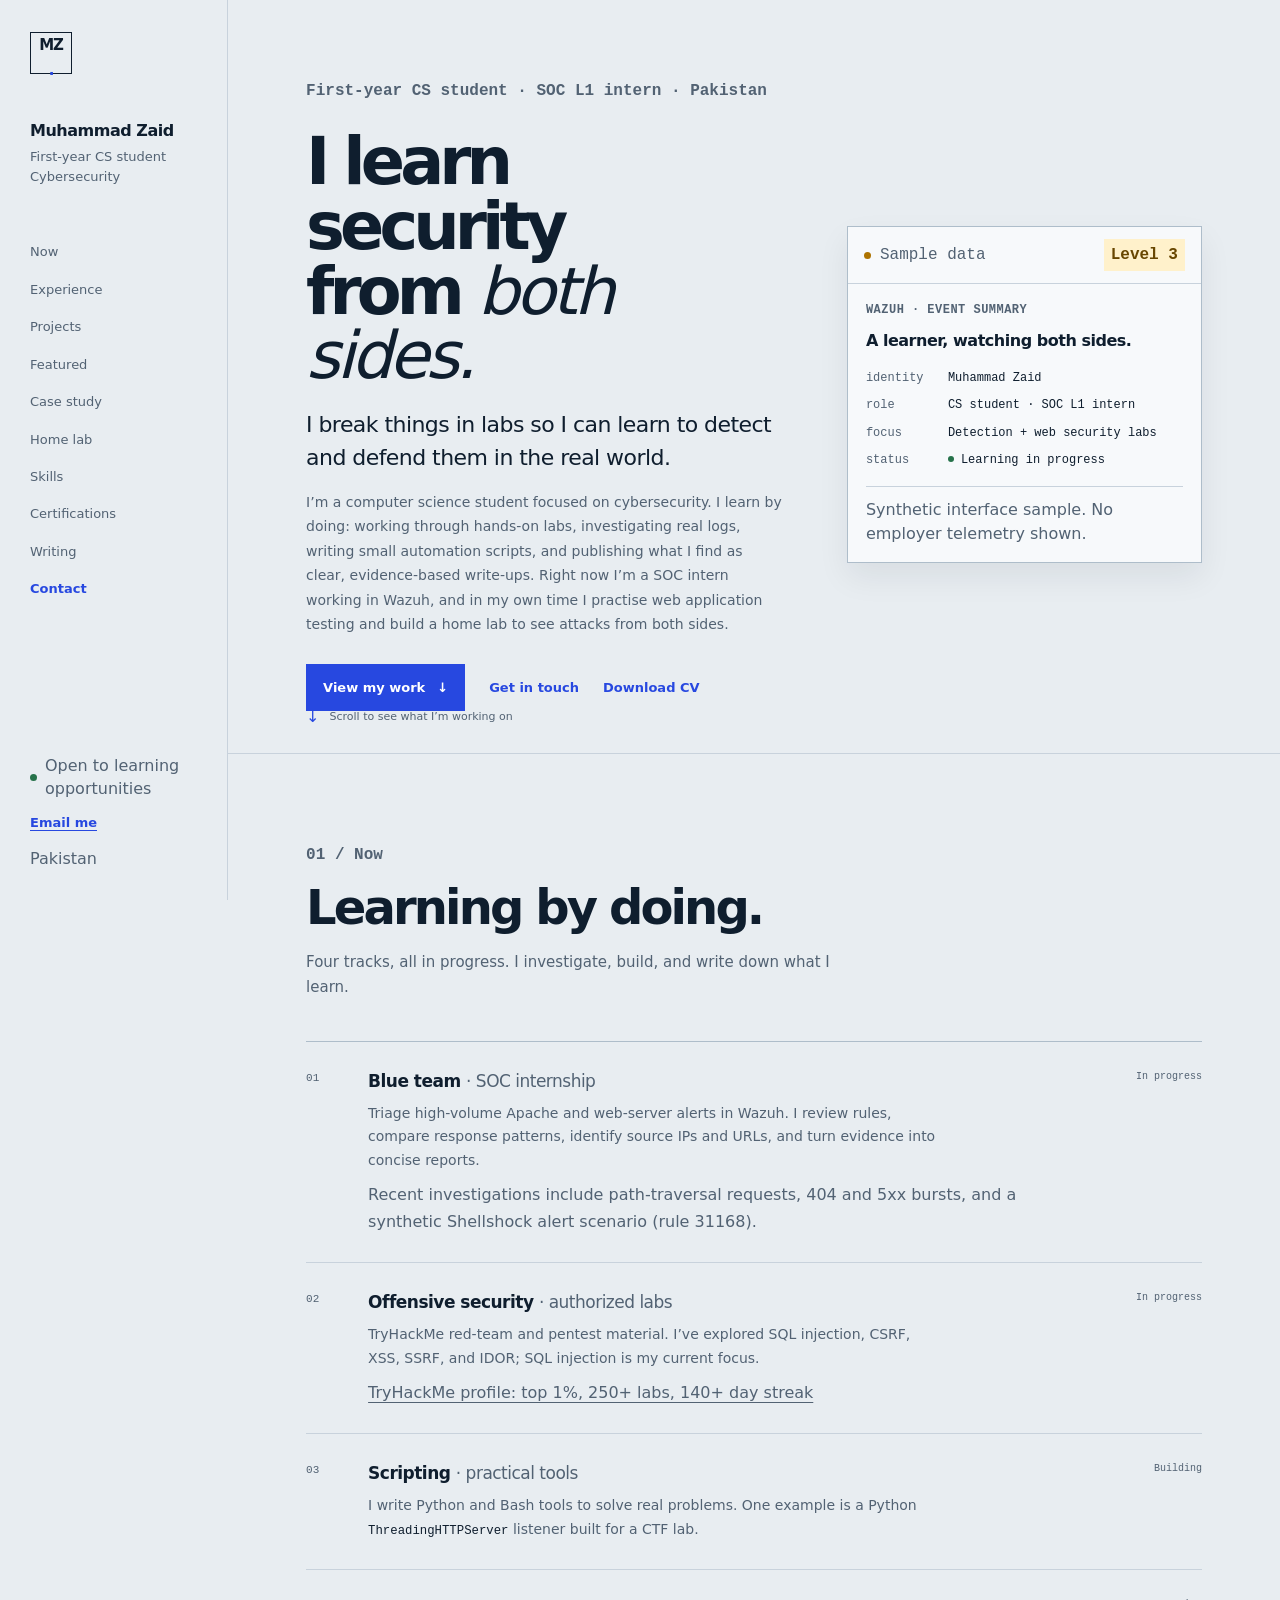
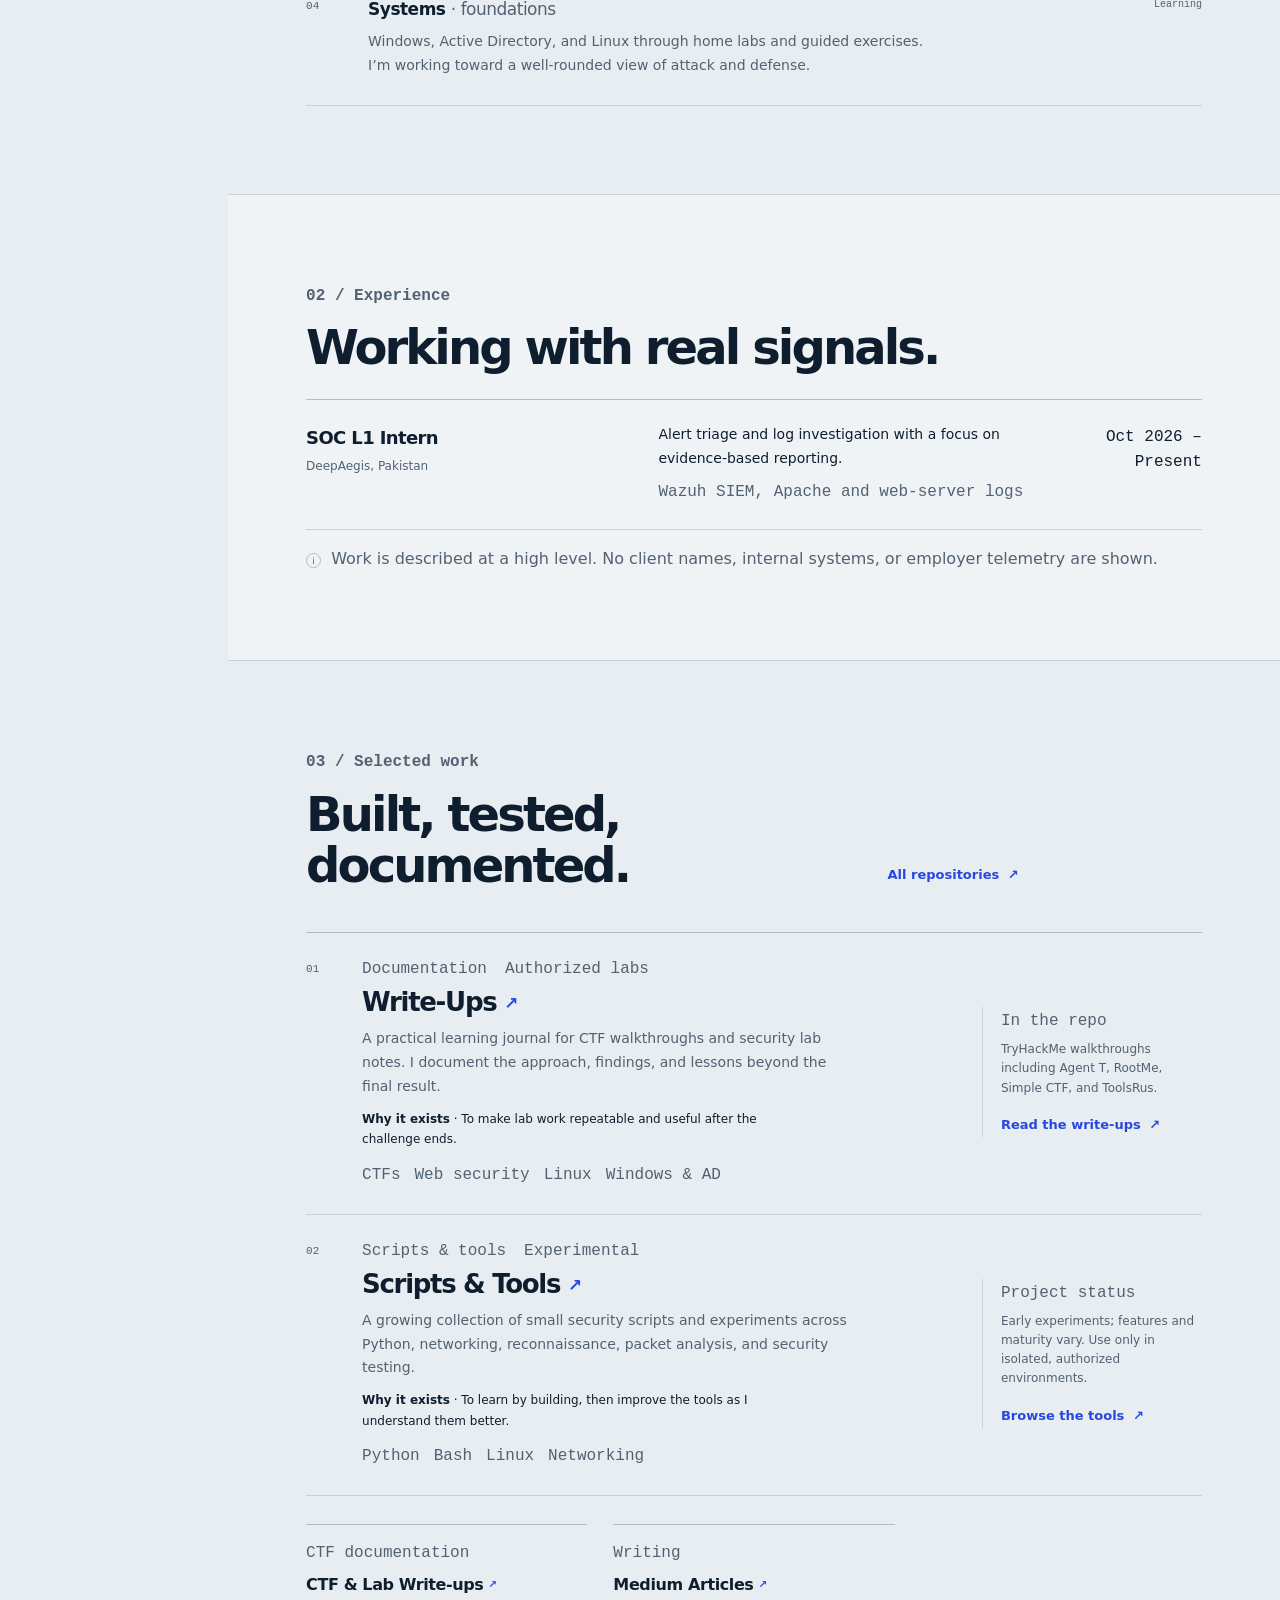
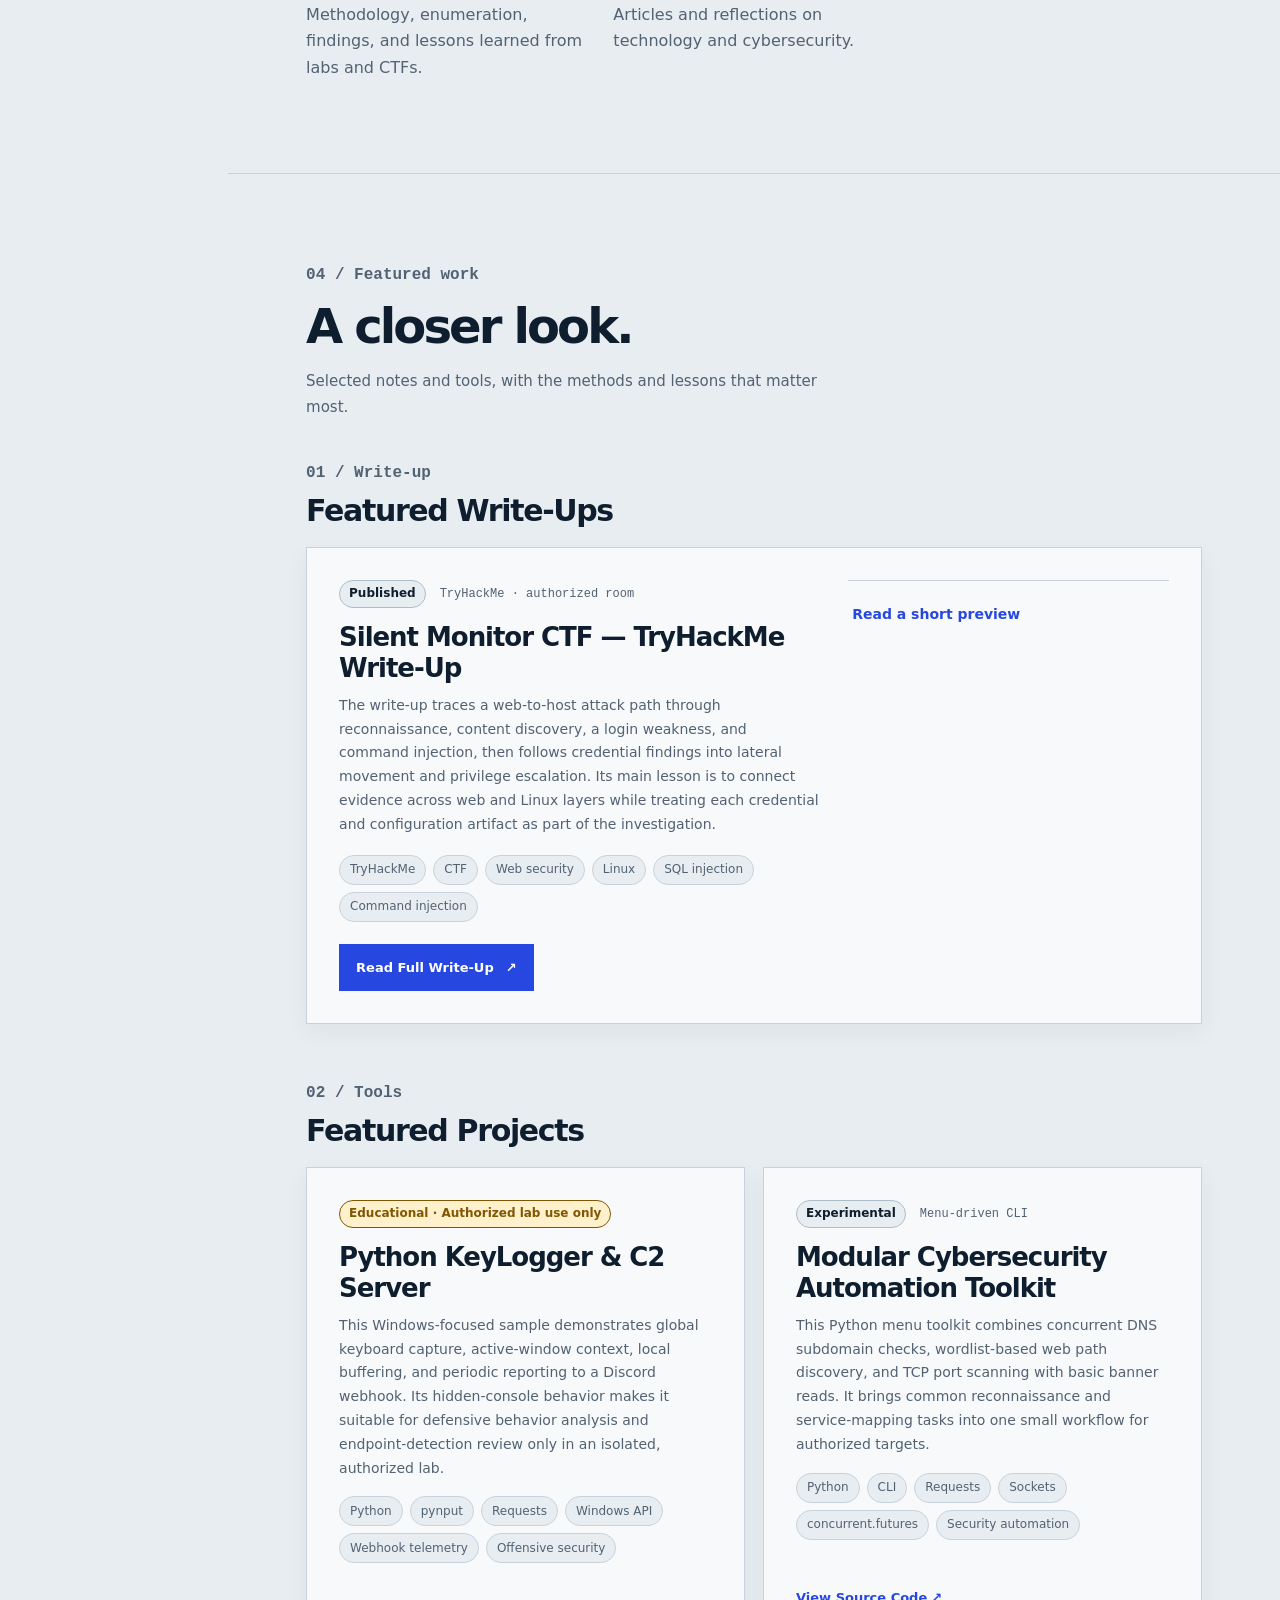
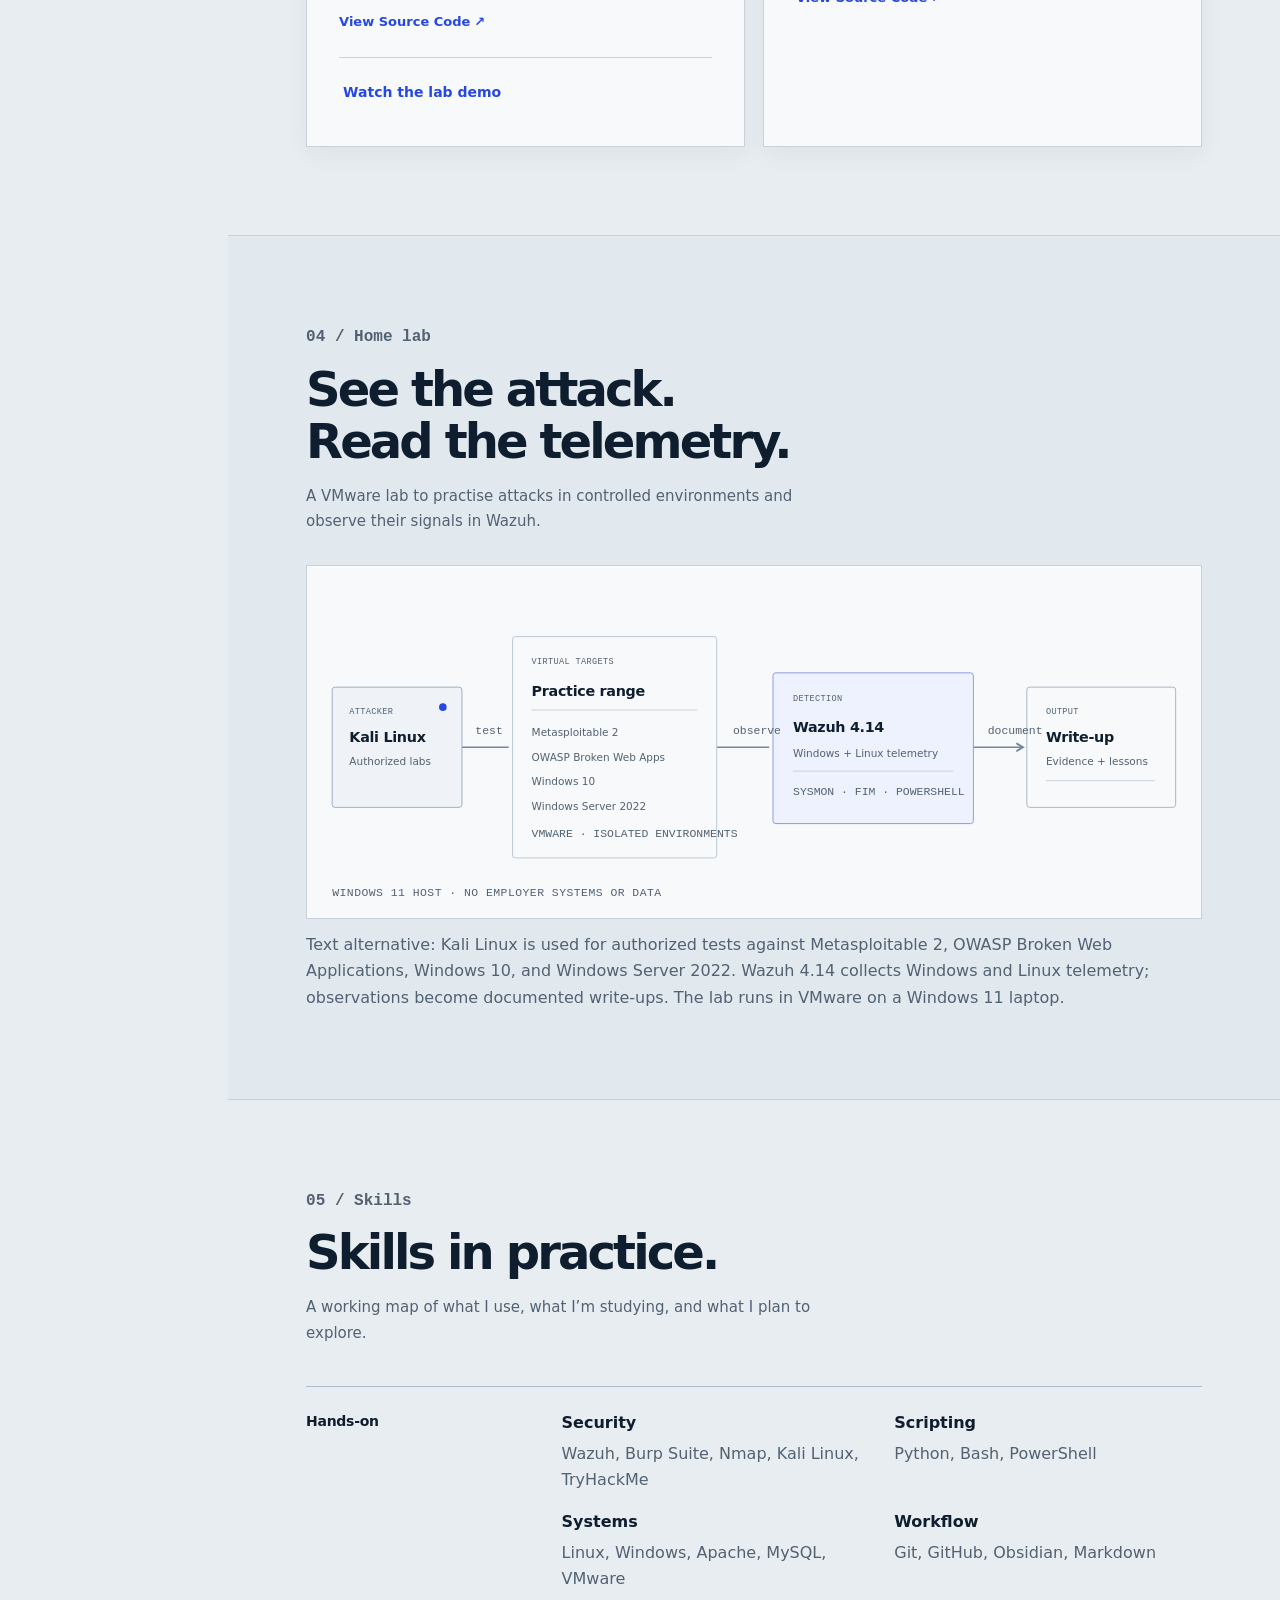
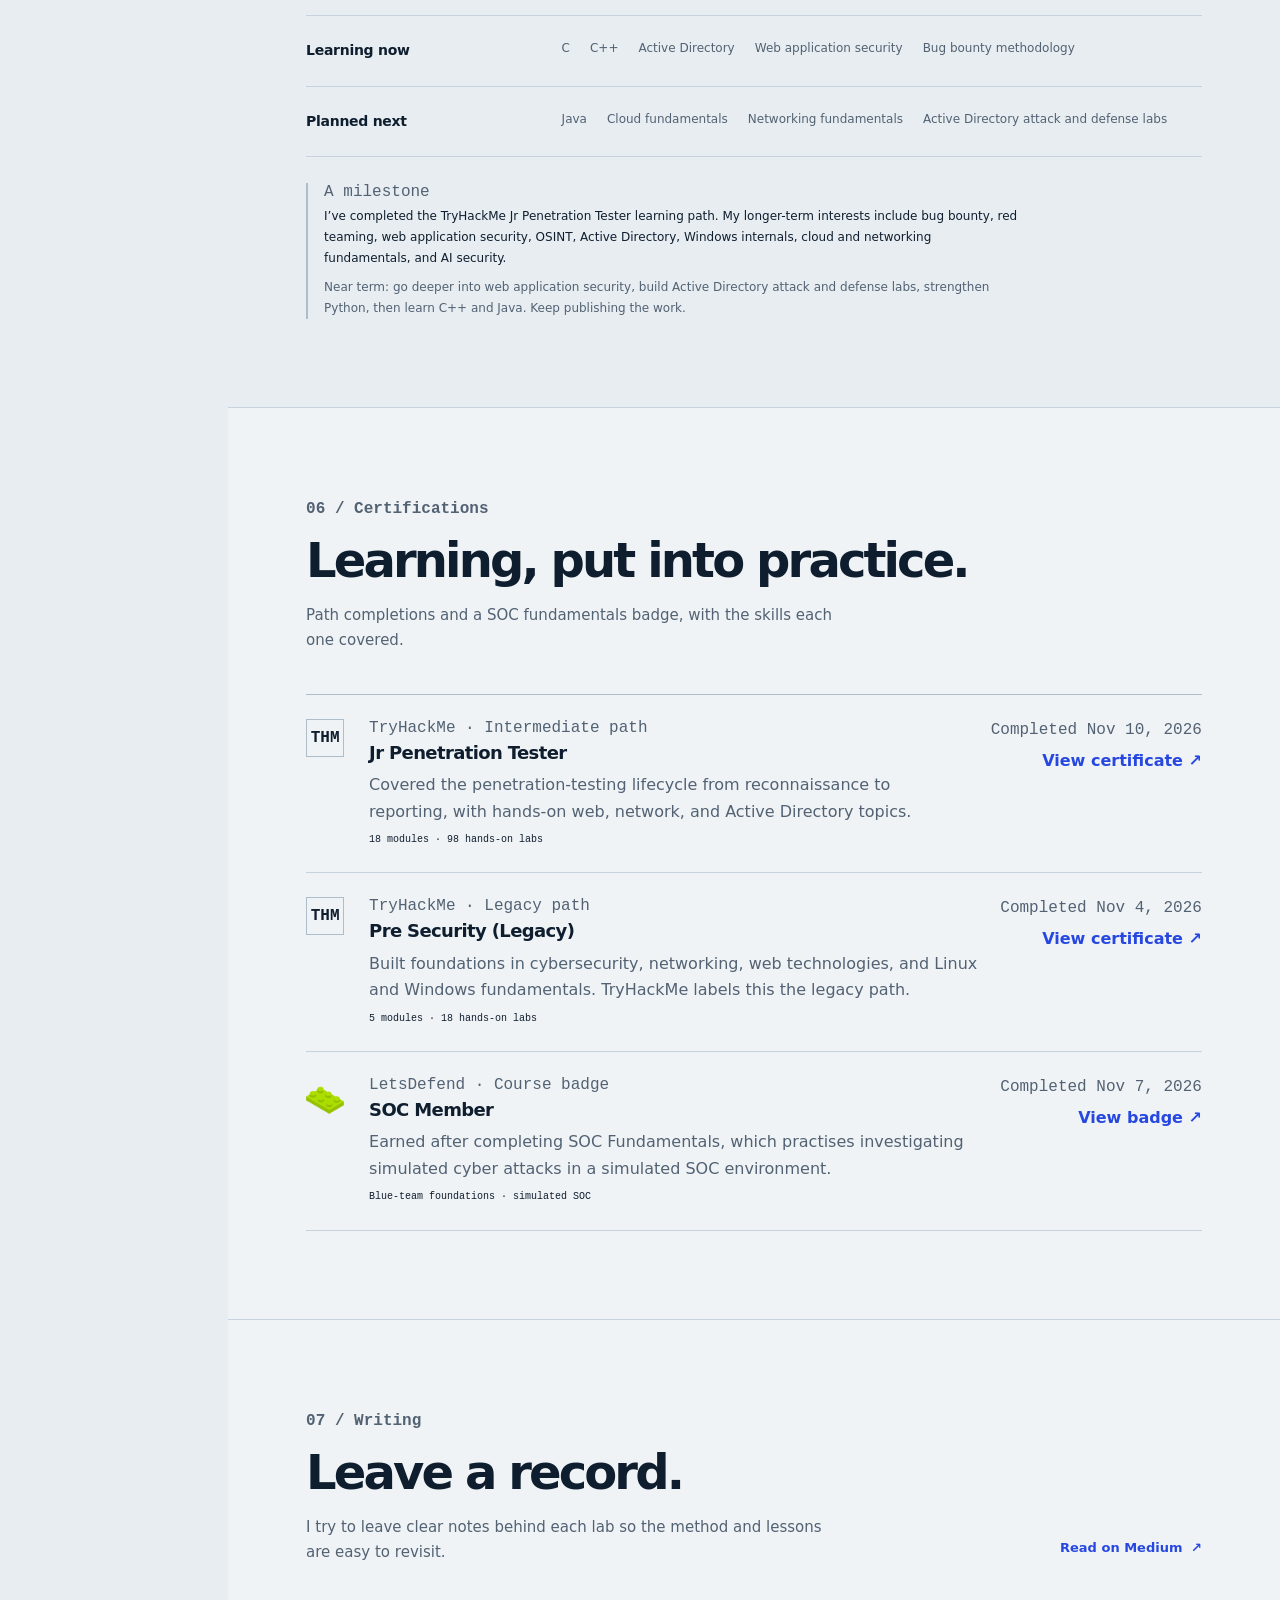
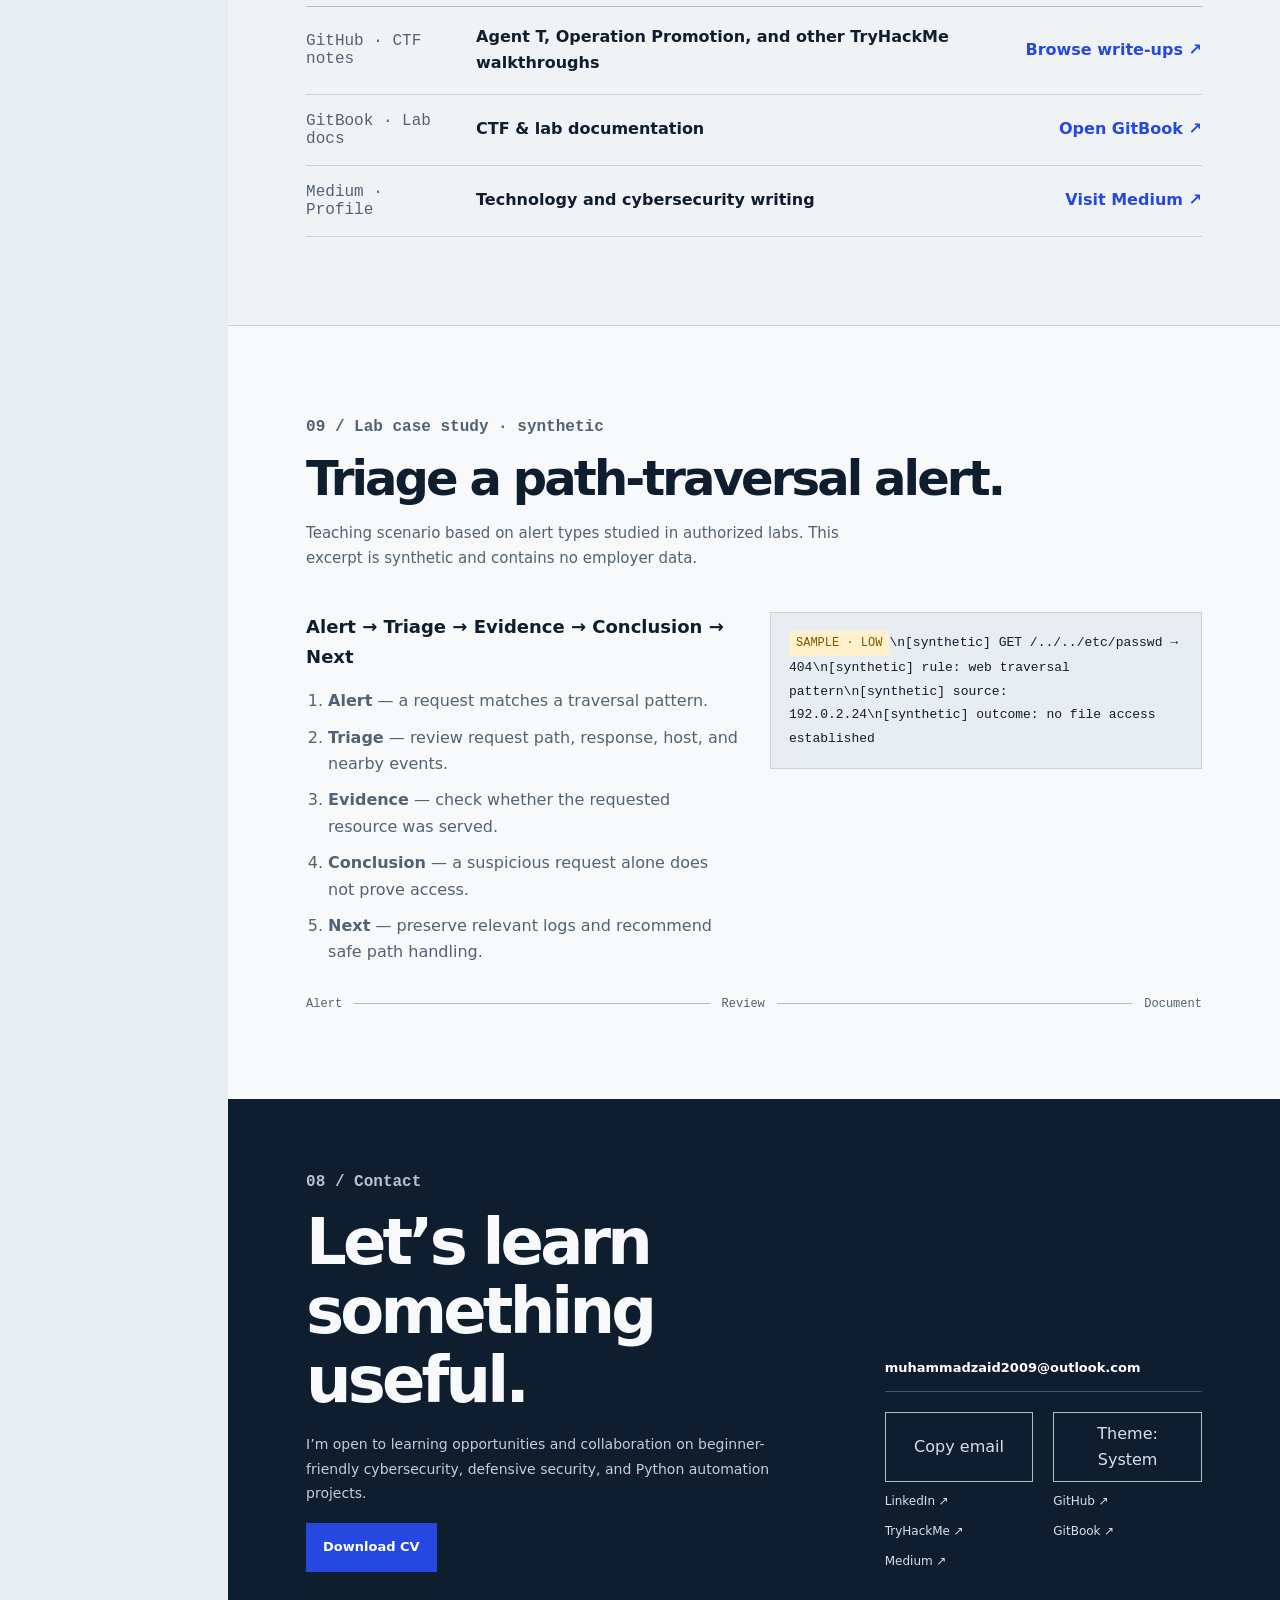
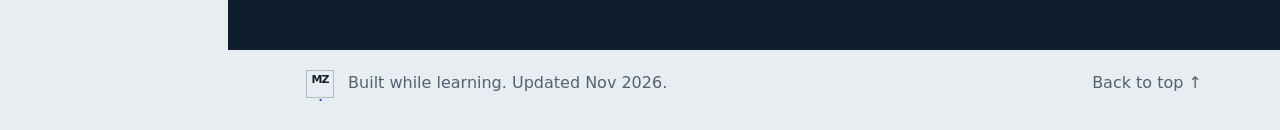
<file: index.html>
<!doctype html>
<html lang="en">
  <head>
    <meta charset="utf-8">
    <meta name="viewport" content="width=device-width, initial-scale=1">
    <meta name="theme-color" content="#e8edf1">
    <meta name="description" content="Muhammad Zaid is a computer science student focused on cybersecurity, SOC investigation, web application security, and hands-on labs.">
    <meta property="og:type" content="website">
    <meta property="og:title" content="Muhammad Zaid — Security portfolio">
    <meta property="og:description" content="Computer science student learning cybersecurity from both sides: investigation and authorized labs.">
    <meta property="og:url" content="https://muhammad-zaid-portfolio-one.vercel.app/">
    <meta property="og:site_name" content="Muhammad Zaid — Security portfolio">
    <meta property="og:image" content="https://muhammad-zaid-portfolio-one.vercel.app/assets/og-card.png">
    <meta property="og:image:width" content="1200">
    <meta property="og:image:height" content="630">
    <meta property="og:image:alt" content="Muhammad Zaid — security portfolio">
    <meta name="twitter:card" content="summary_large_image">
    <meta name="twitter:title" content="Muhammad Zaid — Security portfolio">
    <meta name="twitter:description" content="Computer science student focused on cybersecurity.">
    <meta name="twitter:image" content="https://muhammad-zaid-portfolio-one.vercel.app/assets/og-card.png">
    <meta name="twitter:image:alt" content="Muhammad Zaid — security portfolio">
    <link rel="icon" href="assets/favicon.svg" type="image/svg+xml">
    <link rel="canonical" href="https://muhammad-zaid-portfolio-one.vercel.app/">
    <link rel="icon" href="assets/favicon-32.png" sizes="32x32" type="image/png">
    <link rel="apple-touch-icon" href="assets/apple-touch-icon.png">
    <link rel="manifest" href="site.webmanifest">
    <script>try{const t=localStorage.getItem('portfolio-theme');if(t==='light'||t==='dark')document.documentElement.dataset.theme=t}catch{}</script>
    <script type="application/ld+json">{"@context":"https://schema.org","@type":"Person","name":"Muhammad Zaid","jobTitle":"SOC L1 Intern","url":"https://muhammad-zaid-portfolio-one.vercel.app/","sameAs":["https://github.com/muhammadzaid2009-sudo","https://www.linkedin.com/in/muhammad-zaid2009/","https://tryhackme.com/p/muhammadzaid2009","https://medium.com/@muhammadzaid2009"]}</script>
    <link rel="sitemap" type="application/xml" href="sitemap.xml">
    <link rel="stylesheet" href="styles.css">
    <title>Muhammad Zaid — Security portfolio</title>
  </head>
  <body>
    <a class="skip-link" href="#main">Skip to content</a>
    <div class="page-shell">
      <aside class="rail" aria-label="Site information">
        <a class="wordmark" href="#top" aria-label="Muhammad Zaid, home">MZ<span>.</span></a>
        <div class="rail-identity">
          <p class="rail-name">Muhammad Zaid</p>
          <p class="rail-role">First-year CS student<br>Cybersecurity</p>
        </div>
        <button class="menu-toggle" type="button" aria-expanded="false" aria-controls="main-navigation">Menu</button>
        <nav class="side-nav" id="main-navigation" aria-label="Main navigation">
          <a href="#now">Now</a>
          <a href="#experience">Experience</a>
          <a href="#projects">Projects</a>
          <a href="#featured">Featured</a>
          <a href="#case-study">Case study</a>
          <a href="#lab">Home lab</a>
          <a href="#stack">Skills</a>
          <a href="#certifications">Certifications</a>
          <a href="#writing">Writing</a>
          <a href="#contact">Contact</a>
        </nav>
        <div class="rail-bottom">
          <span class="availability"><span aria-hidden="true"></span>Open to learning opportunities</span>
          <a class="rail-email" href="mailto:muhammadzaid2009@outlook.com">Email me</a>
          <span class="rail-country">Pakistan</span>
        </div>
      </aside>

      <main id="main">
        <header class="hero" id="top">
          <div class="hero-copy">
            <p class="eyebrow">First-year CS student · SOC L1 intern · Pakistan</p>
            <h1>I learn security<br>from <em>both sides.</em></h1>
            <p class="hero-summary">I break things in labs so I can learn to detect and defend them in the real world.</p>
            <p class="hero-bio">I’m a computer science student focused on cybersecurity. I learn by doing: working through hands-on labs, investigating real logs, writing small automation scripts, and publishing what I find as clear, evidence-based write-ups. Right now I’m a SOC intern working in Wazuh, and in my own time I practise web application testing and build a home lab to see attacks from both sides.</p>
            <div class="hero-actions">
              <a class="button button-primary" href="#projects">View my work <span aria-hidden="true">↓</span></a>
              <a class="text-link" href="mailto:muhammadzaid2009@outlook.com">Get in touch</a>
              <a class="text-link" href="/assets/muhammad-zaid-cv.pdf" download="Muhammad-Zaid-CV.pdf">Download CV</a>
            </div>
          </div>
          <aside class="alert-panel" aria-label="Synthetic sample alert">
            <div class="alert-top"><span class="alert-dot" aria-hidden="true"></span><span>Sample data</span><span class="alert-severity">Level 3</span></div>
            <div class="alert-body">
              <p class="alert-label">WAZUH · EVENT SUMMARY</p>
              <p class="alert-title">A learner, watching both sides.</p>
              <dl class="alert-fields">
                <div><dt>identity</dt><dd>Muhammad Zaid</dd></div>
                <div><dt>role</dt><dd>CS student · SOC L1 intern</dd></div>
                <div><dt>focus</dt><dd>Detection + web security labs</dd></div>
                <div><dt>status</dt><dd><span class="status-dot"></span>Learning in progress</dd></div>
              </dl>
              <p class="alert-note">Synthetic interface sample. No employer telemetry shown.</p>
            </div>
          </aside>
          <a class="scroll-cue" href="#now"><span aria-hidden="true">↓</span> Scroll to see what I’m working on</a>
        </header>

        <section class="section now-section" id="now" aria-labelledby="now-heading">
          <div class="section-heading"><p class="section-index">01 / Now</p><h2 id="now-heading">Learning by doing.</h2><p class="section-intro">Four tracks, all in progress. I investigate, build, and write down what I learn.</p></div>
          <div class="tracks">
            <article class="track track-featured"><span class="track-no">01</span><div><h3>Blue team <span>· SOC internship</span></h3><p>Triage high-volume Apache and web-server alerts in Wazuh. I review rules, compare response patterns, identify source IPs and URLs, and turn evidence into concise reports.</p><p class="track-detail">Recent investigations include path-traversal requests, 404 and 5xx bursts, and a synthetic Shellshock alert scenario (rule 31168).</p></div><span class="track-status">In progress</span></article>
            <article class="track"><span class="track-no">02</span><div><h3>Offensive security <span>· authorized labs</span></h3><p>TryHackMe red-team and pentest material. I’ve explored SQL injection, CSRF, XSS, SSRF, and IDOR; SQL injection is my current focus.</p><p class="track-detail"><a href="https://tryhackme.com/p/muhammadzaid2009" target="_blank" rel="noopener noreferrer">TryHackMe profile: top 1%, 250+ labs, 140+ day streak <span class="sr-only">(opens in new tab)</span></a></p></div><span class="track-status">In progress</span></article>
            <article class="track"><span class="track-no">03</span><div><h3>Scripting <span>· practical tools</span></h3><p>I write Python and Bash tools to solve real problems. One example is a Python <code>ThreadingHTTPServer</code> listener built for a CTF lab.</p></div><span class="track-status">Building</span></article>
            <article class="track"><span class="track-no">04</span><div><h3>Systems <span>· foundations</span></h3><p>Windows, Active Directory, and Linux through home labs and guided exercises. I’m working toward a well-rounded view of attack and defense.</p></div><span class="track-status">Learning</span></article>
          </div>
        </section>

        <section class="section experience-section" id="experience" aria-labelledby="experience-heading">
          <div class="section-heading"><p class="section-index">02 / Experience</p><h2 id="experience-heading">Working with real signals.</h2></div>
          <div class="experience-row"><div><p class="experience-role">SOC L1 Intern</p><p class="experience-company">DeepAegis, Pakistan</p></div><div><p class="experience-summary">Alert triage and log investigation with a focus on evidence-based reporting.</p><p class="experience-tools">Wazuh SIEM, Apache and web-server logs</p></div><p class="experience-date">Oct 2026 – Present</p></div>
          <p class="privacy-note"><span aria-hidden="true">i</span> Work is described at a high level. No client names, internal systems, or employer telemetry are shown.</p>
        </section>

        <section class="section projects-section" id="projects" aria-labelledby="projects-heading">
          <div class="section-heading section-heading-inline"><div><p class="section-index">03 / Selected work</p><h2 id="projects-heading">Built, tested, documented.</h2></div><a class="text-link" href="https://github.com/muhammadzaid2009-sudo" target="_blank" rel="noopener noreferrer">All repositories <span aria-hidden="true">↗</span></a></div>
          <div class="featured-projects">
            <article class="project-feature">
              <div class="project-number">01</div><div class="project-main"><div class="project-meta"><span>Documentation</span><span>Authorized labs</span></div><h3><a href="https://github.com/muhammadzaid2009-sudo/Write-Ups" target="_blank" rel="noopener noreferrer">Write-Ups <span aria-hidden="true">↗</span></a></h3><p>A practical learning journal for CTF walkthroughs and security lab notes. I document the approach, findings, and lessons beyond the final result.</p><p class="project-problem"><b>Why it exists</b> · To make lab work repeatable and useful after the challenge ends.</p><div class="project-tags"><span>CTFs</span><span>Web security</span><span>Linux</span><span>Windows &amp; AD</span></div></div>
              <div class="project-aside"><span class="project-aside-label">In the repo</span><p>TryHackMe walkthroughs including Agent T, RootMe, Simple CTF, and ToolsRus.</p><a class="text-link" href="https://github.com/muhammadzaid2009-sudo/Write-Ups" target="_blank" rel="noopener noreferrer">Read the write-ups <span aria-hidden="true">↗</span></a></div>
            </article>
            <article class="project-feature">
              <div class="project-number">02</div><div class="project-main"><div class="project-meta"><span>Scripts &amp; tools</span><span>Experimental</span></div><h3><a href="https://github.com/muhammadzaid2009-sudo/Scripts-and-Tools" target="_blank" rel="noopener noreferrer">Scripts &amp; Tools <span aria-hidden="true">↗</span></a></h3><p>A growing collection of small security scripts and experiments across Python, networking, reconnaissance, packet analysis, and security testing.</p><p class="project-problem"><b>Why it exists</b> · To learn by building, then improve the tools as I understand them better.</p><div class="project-tags"><span>Python</span><span>Bash</span><span>Linux</span><span>Networking</span></div></div>
              <div class="project-aside"><span class="project-aside-label">Project status</span><p>Early experiments; features and maturity vary. Use only in isolated, authorized environments.</p><a class="text-link" href="https://github.com/muhammadzaid2009-sudo/Scripts-and-Tools" target="_blank" rel="noopener noreferrer">Browse the tools <span aria-hidden="true">↗</span></a></div>
            </article>
          </div>
          <div class="compact-projects">
            <article class="compact-project"><span class="compact-type">CTF documentation</span><h3><a href="https://muhammad-zaid.gitbook.io/muhammad-zaid-ctf-docs/" target="_blank" rel="noopener noreferrer">CTF &amp; Lab Write-ups <span aria-hidden="true">↗</span></a></h3><p>Methodology, enumeration, findings, and lessons learned from labs and CTFs.</p></article>
            <article class="compact-project"><span class="compact-type">Writing</span><h3><a href="https://medium.com/@muhammadzaid2009" target="_blank" rel="noopener noreferrer">Medium Articles <span aria-hidden="true">↗</span></a></h3><p>Articles and reflections on technology and cybersecurity.</p></article>
          </div>
        </section>

        <section class="section featured-section" id="featured" aria-labelledby="featured-heading">
          <div class="section-heading"><p class="section-index">04 / Featured work</p><h2 id="featured-heading">A closer look.</h2><p class="section-intro">Selected notes and tools, with the methods and lessons that matter most.</p></div>

          <section class="featured-group" aria-labelledby="featured-writeups-heading">
            <div class="featured-group-heading"><p class="section-index">01 / Write-up</p><h3 id="featured-writeups-heading">Featured Write-Ups</h3></div>
            <article class="featured-writeup-card">
              <div class="featured-card-copy">
                <div class="featured-card-meta"><span class="status-pill">Published</span><span>TryHackMe · authorized room</span></div>
                <h4>Silent Monitor CTF — TryHackMe Write-Up</h4>
                <p>The write-up traces a web-to-host attack path through reconnaissance, content discovery, a login weakness, and command injection, then follows credential findings into lateral movement and privilege escalation. Its main lesson is to connect evidence across web and Linux layers while treating each credential and configuration artifact as part of the investigation.</p>
                <div class="featured-tags" aria-label="Write-up topics"><span>TryHackMe</span><span>CTF</span><span>Web security</span><span>Linux</span><span>SQL injection</span><span>Command injection</span></div>
                <a class="button button-primary" href="https://github.com/muhammadzaid2009-sudo/Write-Ups/blob/main/TryHackMe/Silent-Monitor-CTF.md" target="_blank" rel="noopener noreferrer">Read Full Write-Up <span aria-hidden="true">↗</span><span class="sr-only">(opens in new tab)</span></a>
              </div>
              <details class="writeup-preview">
                <summary>Read a short preview</summary>
                <p><b>Investigation path:</b> map exposed services, find the internal web surface, validate the reported weaknesses, then review host-side credential artifacts and privilege boundaries.</p>
                <p><b>Takeaway:</b> keep each stage evidence-led and scoped to the TryHackMe room; a finding is useful when its impact and limits are documented clearly.</p>
              </details>
            </article>
          </section>

          <section class="featured-group" aria-labelledby="featured-projects-heading">
            <div class="featured-group-heading"><p class="section-index">02 / Tools</p><h3 id="featured-projects-heading">Featured Projects</h3></div>
            <div class="featured-project-grid">
              <article class="featured-tool-card">
                <div class="featured-card-meta"><span class="status-pill status-experimental">Educational · Authorized lab use only</span></div>
                <h4>Python KeyLogger &amp; C2 Server</h4>
                <p>This Windows-focused sample demonstrates global keyboard capture, active-window context, local buffering, and periodic reporting to a Discord webhook. Its hidden-console behavior makes it suitable for defensive behavior analysis and endpoint-detection review only in an isolated, authorized lab.</p>
                <div class="featured-tags" aria-label="Keylogger sample technologies"><span>Python</span><span>pynput</span><span>Requests</span><span>Windows API</span><span>Webhook telemetry</span><span>Offensive security</span></div>
                <a class="text-link" href="https://github.com/muhammadzaid2009-sudo/Scripts-and-Tools/blob/main/KeyLogger-C2-Server.py" target="_blank" rel="noopener noreferrer">View Source Code <span aria-hidden="true">↗</span><span class="sr-only">(opens in new tab)</span></a>
                <details class="video-demo">
                  <summary>Watch the lab demo</summary>
                  <video controls preload="metadata" playsinline width="1280" height="720" poster="assets/key-logger-poster.svg" aria-label="Educational keylogger behavior-analysis demonstration">
                    <source src="assets/key-logger-tutorial.mp4" type="video/mp4">
                    Your browser does not support embedded video. <a href="assets/key-logger-tutorial.mp4">Open the video file</a>.
                  </video>
                  <p class="video-caption">Use only in an isolated lab with explicit authorization. Review outbound webhook traffic and keyboard-hook behavior from the defender’s perspective.</p>
                </details>
              </article>

              <article class="featured-tool-card">
                <div class="featured-card-meta"><span class="status-pill">Experimental</span><span>Menu-driven CLI</span></div>
                <h4>Modular Cybersecurity Automation Toolkit</h4>
                <p>This Python menu toolkit combines concurrent DNS subdomain checks, wordlist-based web path discovery, and TCP port scanning with basic banner reads. It brings common reconnaissance and service-mapping tasks into one small workflow for authorized targets.</p>
                <div class="featured-tags" aria-label="Toolkit technologies"><span>Python</span><span>CLI</span><span>Requests</span><span>Sockets</span><span>concurrent.futures</span><span>Security automation</span></div>
                <a class="text-link" href="https://github.com/muhammadzaid2009-sudo/Scripts-and-Tools/blob/main/toolkit.py" target="_blank" rel="noopener noreferrer">View Source Code <span aria-hidden="true">↗</span><span class="sr-only">(opens in new tab)</span></a>
              </article>
            </div>
          </section>
        </section>

        <section class="section lab-section" id="lab" aria-labelledby="lab-heading">
          <div class="section-heading"><p class="section-index">04 / Home lab</p><h2 id="lab-heading">See the attack.<br>Read the telemetry.</h2><p class="section-intro">A VMware lab to practise attacks in controlled environments and observe their signals in Wazuh.</p></div>
          <p class="diagram-scroll-hint">Diagram scrolls horizontally on small screens; the text summary follows.</p><div class="lab-diagram-wrap">
            <svg class="lab-diagram" viewBox="0 0 920 344" role="img" aria-labelledby="lab-svg-title lab-svg-desc" xmlns="http://www.w3.org/2000/svg">
              <title id="lab-svg-title">Home lab workflow</title><desc id="lab-svg-desc">Kali Linux sends authorized lab activity to four virtual targets. Wazuh collects Windows and Linux telemetry, which informs investigation notes and write-ups.</desc>
              <defs><marker id="arrow" markerWidth="8" markerHeight="8" refX="6" refY="4" orient="auto"><path d="M1 1l5 3-5 3" fill="none" stroke="#73869a" stroke-width="1.4"/></marker></defs>
              <path class="diagram-line" d="M154 169H203M421 169H476M690 169H742" marker-end="url(#arrow)"/>
              <g class="diagram-node attacker"><rect x="18" y="106" width="136" height="126" rx="3"/><text class="diagram-kicker" x="36" y="134">ATTACKER</text><text class="diagram-title" x="36" y="164">Kali Linux</text><text class="diagram-sub" x="36" y="188">Authorized labs</text><circle cx="134" cy="127" r="4" fill="#2748e0"/></g>
              <g class="diagram-node targets"><rect x="207" y="53" width="214" height="232" rx="3"/><text class="diagram-kicker" x="227" y="82">VIRTUAL TARGETS</text><text class="diagram-title" x="227" y="115">Practice range</text><path class="diagram-rule" d="M227 130h174"/><text class="diagram-sub" x="227" y="157">Metasploitable 2</text><text class="diagram-sub" x="227" y="183">OWASP Broken Web Apps</text><text class="diagram-sub" x="227" y="209">Windows 10</text><text class="diagram-sub" x="227" y="235">Windows Server 2022</text><text class="diagram-micro" x="227" y="263">VMWARE · ISOLATED ENVIRONMENTS</text></g>
              <g class="diagram-node detection"><rect x="480" y="91" width="210" height="158" rx="3"/><text class="diagram-kicker" x="501" y="120">DETECTION</text><text class="diagram-title" x="501" y="153">Wazuh 4.14</text><text class="diagram-sub" x="501" y="179">Windows + Linux telemetry</text><path class="diagram-rule" d="M501 194h168"/><text class="diagram-micro" x="501" y="219">SYSMON · FIM · POWERSHELL</text></g>
              <g class="diagram-node notes"><rect x="746" y="106" width="156" height="126" rx="3"/><text class="diagram-kicker" x="766" y="134">OUTPUT</text><text class="diagram-title" x="766" y="164">Write-up</text><text class="diagram-sub" x="766" y="188">Evidence + lessons</text><path d="M766 204h114" stroke="#c8d2dc" stroke-width="1"/></g>
              <text class="diagram-label" x="168" y="155">test</text><text class="diagram-label" x="438" y="155">observe</text><text class="diagram-label" x="705" y="155">document</text>
              <text class="diagram-foot" x="18" y="325">WINDOWS 11 HOST · NO EMPLOYER SYSTEMS OR DATA</text>
            </svg>
          </div>
          <p class="diagram-alt">Text alternative: Kali Linux is used for authorized tests against Metasploitable 2, OWASP Broken Web Applications, Windows 10, and Windows Server 2022. Wazuh 4.14 collects Windows and Linux telemetry; observations become documented write-ups. The lab runs in VMware on a Windows 11 laptop.</p>
        </section>

        <section class="section stack-section" id="stack" aria-labelledby="stack-heading">
          <div class="section-heading"><p class="section-index">05 / Skills</p><h2 id="stack-heading">Skills in practice.</h2><p class="section-intro">A working map of what I use, what I’m studying, and what I plan to explore.</p></div>
          <div class="stack-list">
            <div class="stack-row"><h3>Hands-on</h3><div class="stack-items"><p><b>Security</b>Wazuh, Burp Suite, Nmap, Kali Linux, TryHackMe</p><p><b>Scripting</b>Python, Bash, PowerShell</p><p><b>Systems</b>Linux, Windows, Apache, MySQL, VMware</p><p><b>Workflow</b>Git, GitHub, Obsidian, Markdown</p></div></div>
            <div class="stack-row"><h3>Learning now</h3><div class="stack-items stack-inline"><span>C</span><span>C++</span><span>Active Directory</span><span>Web application security</span><span>Bug bounty methodology</span></div></div>
            <div class="stack-row"><h3>Planned next</h3><div class="stack-items stack-inline"><span>Java</span><span>Cloud fundamentals</span><span>Networking fundamentals</span><span>Active Directory attack and defense labs</span></div></div>
          </div>
          <div class="learning-note"><p class="learning-label">A milestone</p><p>I’ve completed the TryHackMe Jr Penetration Tester learning path. My longer-term interests include bug bounty, red teaming, web application security, OSINT, Active Directory, Windows internals, cloud and networking fundamentals, and AI security.</p><p class="learning-direction">Near term: go deeper into web application security, build Active Directory attack and defense labs, strengthen Python, then learn C++ and Java. Keep publishing the work.</p></div>
        </section>

        <section class="section certifications-section" id="certifications" aria-labelledby="certifications-heading">
          <div class="section-heading"><p class="section-index">06 / Certifications</p><h2 id="certifications-heading">Learning, put into practice.</h2><p class="section-intro">Path completions and a SOC fundamentals badge, with the skills each one covered.</p></div>
          <div class="certification-list">
            <article class="certification-row">
              <div class="credential-mark thm-mark" aria-hidden="true">THM</div>
              <div class="credential-main"><p class="credential-issuer">TryHackMe · Intermediate path</p><h3>Jr Penetration Tester</h3><p>Covered the penetration-testing lifecycle from reconnaissance to reporting, with hands-on web, network, and Active Directory topics.</p><p class="credential-detail">18 modules · 98 hands-on labs</p></div>
              <div class="credential-footer"><time datetime="2026-11-10">Completed Nov 10, 2026</time><a href="https://tryhackme.com/certificate/THM-BTSJQLU7VA" target="_blank" rel="noopener noreferrer">View certificate <span aria-hidden="true">↗</span></a></div>
            </article>
            <article class="certification-row">
              <div class="credential-mark thm-mark" aria-hidden="true">THM</div>
              <div class="credential-main"><p class="credential-issuer">TryHackMe · Legacy path</p><h3>Pre Security (Legacy)</h3><p>Built foundations in cybersecurity, networking, web technologies, and Linux and Windows fundamentals. TryHackMe labels this the legacy path.</p><p class="credential-detail">5 modules · 18 hands-on labs</p></div>
              <div class="credential-footer"><time datetime="2026-11-04">Completed Nov 4, 2026</time><a href="https://tryhackme.com/certificate/THM-BPGLKNG48G" target="_blank" rel="noopener noreferrer">View certificate <span aria-hidden="true">↗</span></a></div>
            </article>
            <article class="certification-row">
              <img class="credential-badge" src="assets/letsdefend-soc-member.png" width="38" height="48" alt="LetsDefend SOC Member badge" loading="lazy" decoding="async">
              <div class="credential-main"><p class="credential-issuer">LetsDefend · Course badge</p><h3>SOC Member</h3><p>Earned after completing SOC Fundamentals, which practises investigating simulated cyber attacks in a simulated SOC environment.</p><p class="credential-detail">Blue-team foundations · simulated SOC</p></div>
              <div class="credential-footer"><time datetime="2026-11-07">Completed Nov 7, 2026</time><a href="https://app.letsdefend.io/my-rewards/detail/68ffd58efbe44ee0abe917f64bb21c87" target="_blank" rel="noopener noreferrer">View badge <span aria-hidden="true">↗</span></a></div>
            </article>
          </div>
        </section>

        <section class="section writing-section" id="writing" aria-labelledby="writing-heading">
          <div class="section-heading section-heading-inline"><div><p class="section-index">07 / Writing</p><h2 id="writing-heading">Leave a record.</h2><p class="section-intro">I try to leave clear notes behind each lab so the method and lessons are easy to revisit.</p></div><a class="text-link" href="https://medium.com/@muhammadzaid2009" target="_blank" rel="noopener noreferrer">Read on Medium <span aria-hidden="true">↗</span></a></div>
          <div class="writing-list">
            <a class="writing-row" href="https://github.com/muhammadzaid2009-sudo/Write-Ups" target="_blank" rel="noopener noreferrer"><span class="writing-kind">GitHub · CTF notes</span><span class="writing-title">Agent T, Operation Promotion, and other TryHackMe walkthroughs</span><span class="writing-action">Browse write-ups ↗</span></a>
            <a class="writing-row" href="https://muhammad-zaid.gitbook.io/muhammad-zaid-ctf-docs/" target="_blank" rel="noopener noreferrer"><span class="writing-kind">GitBook · Lab docs</span><span class="writing-title">CTF &amp; lab documentation</span><span class="writing-action">Open GitBook ↗</span></a>
            <a class="writing-row" href="https://medium.com/@muhammadzaid2009" target="_blank" rel="noopener noreferrer"><span class="writing-kind">Medium · Profile</span><span class="writing-title">Technology and cybersecurity writing</span><span class="writing-action">Visit Medium ↗</span></a>
          </div>
        </section>

        <section class="section case-study-section" id="case-study" aria-labelledby="case-study-heading"><div class="section-heading"><p class="section-index">09 / Lab case study · synthetic</p><h2 id="case-study-heading">Triage a path-traversal alert.</h2><p class="section-intro">Teaching scenario based on alert types studied in authorized labs. This excerpt is synthetic and contains no employer data.</p></div><div class="case-grid"><div><h3>Alert → Triage → Evidence → Conclusion → Next</h3><ol><li><b>Alert</b> — a request matches a traversal pattern.</li><li><b>Triage</b> — review request path, response, host, and nearby events.</li><li><b>Evidence</b> — check whether the requested resource was served.</li><li><b>Conclusion</b> — a suspicious request alone does not prove access.</li><li><b>Next</b> — preserve relevant logs and recommend safe path handling.</li></ol></div><pre class="log-sample"><span class="severity-chip">SAMPLE · LOW</span>\n[synthetic] GET /../../etc/passwd → 404\n[synthetic] rule: web traversal pattern\n[synthetic] source: 192.0.2.24\n[synthetic] outcome: no file access established</pre></div><div class="case-timeline" aria-label="Investigation timeline"><span>Alert</span><i></i><span>Review</span><i></i><span>Document</span></div></section>

        <section class="section contact-section" id="contact" aria-labelledby="contact-heading">
          <p class="section-index">08 / Contact</p><div class="contact-layout"><div><h2 id="contact-heading">Let’s learn<br>something useful.</h2><p>I’m open to learning opportunities and collaboration on beginner-friendly cybersecurity, defensive security, and Python automation projects.</p><p><a class="button button-primary" href="/assets/muhammad-zaid-cv.pdf" download="Muhammad-Zaid-CV.pdf">Download CV</a></p></div><div class="contact-links"><a class="contact-email" href="mailto:muhammadzaid2009@outlook.com">muhammadzaid2009@outlook.com</a><button class="copy-email" type="button" data-copy="muhammadzaid2009@outlook.com">Copy email <span role="status" aria-live="polite"></span></button><button class="theme-toggle" type="button">Theme: <span>System</span></button><a href="https://www.linkedin.com/in/muhammad-zaid2009/" target="_blank" rel="noopener noreferrer">LinkedIn ↗</a><a href="https://github.com/muhammadzaid2009-sudo" target="_blank" rel="noopener noreferrer">GitHub ↗</a><a href="https://tryhackme.com/p/muhammadzaid2009" target="_blank" rel="noopener noreferrer">TryHackMe ↗</a><a href="https://muhammad-zaid.gitbook.io/muhammad-zaid-ctf-docs/" target="_blank" rel="noopener noreferrer">GitBook ↗</a><a href="https://medium.com/@muhammadzaid2009" target="_blank" rel="noopener noreferrer">Medium ↗</a></div></div>
        </section>

        <footer class="site-footer"><a href="#top" class="footer-mark">MZ<span>.</span></a><p>Built while learning. Updated Nov 2026.</p><a href="#top" class="back-top">Back to top ↑</a></footer>
      </main>
    </div>
    <script src="script.js" defer></script>
  </body>
</html>
</file>
<file: styles.css>
:root {
  color-scheme: light;
  --paper: #e8edf1;
  --panel: #f7f9fb;
  --ink: #0f1e2e;
  --steel: #526273;
  --cobalt: #2748e0;
  --amber: #825500;
  --amber-bg: #fff1cb;
  --line: #c8d2dc;
  --line-strong: #aebdca;
  --sans: Inter, ui-sans-serif, system-ui, -apple-system, BlinkMacSystemFont, "Segoe UI", sans-serif;
  --mono: ui-monospace, "Cascadia Code", "SFMono-Regular", Consolas, monospace;
  --measure: 70ch;
}
* { box-sizing: border-box; }
html { scroll-behavior: smooth; scroll-padding-top: 1.5rem; }
body { margin: 0; background: var(--paper); color: var(--ink); font-family: var(--sans); font-size: 16px; line-height: 1.65; -webkit-font-smoothing: antialiased; }
a { color: inherit; text-decoration-thickness: 1px; text-underline-offset: .22em; }
a:hover { color: var(--cobalt); }
a:focus-visible, button:focus-visible { outline: 3px solid var(--cobalt); outline-offset: 4px; border-radius: 2px; }
::selection { color: white; background: var(--cobalt); }
.skip-link { position: fixed; z-index: 10; top: 10px; left: 10px; padding: .7rem 1rem; transform: translateY(-160%); background: var(--ink); color: white; }
.skip-link:focus { transform: translateY(0); }
.page-shell { width: min(1440px, 100%); margin: 0 auto; display: grid; grid-template-columns: 228px minmax(0, 1fr); }
.rail { position: sticky; top: 0; align-self: start; height: 100svh; min-height: 680px; padding: 32px 26px 28px 30px; display: flex; flex-direction: column; border-right: 1px solid var(--line); }
.wordmark, .footer-mark { width: 42px; height: 42px; display: grid; place-items: center; border: 1px solid var(--ink); color: var(--ink); font-size: 15px; font-weight: 750; letter-spacing: -.08em; text-decoration: none; }
.wordmark span, .footer-mark span { color: var(--cobalt); }
.rail-identity { margin-top: 44px; }
.rail-name { margin: 0; font-size: 16px; font-weight: 700; letter-spacing: -.03em; }
.rail-role { margin: 3px 0 0; color: var(--steel); font-size: 13px; line-height: 1.5; }
.side-nav { margin-top: 48px; display: grid; gap: 2px; }
.side-nav a { width: fit-content; padding: 7px 0; color: var(--steel); font-size: 13px; text-decoration: none; transition: color .16s ease; }
.side-nav a:hover, .side-nav a:focus-visible { color: var(--cobalt); }
.rail-bottom { margin-top: auto; display: grid; gap: 12px; }
.availability { display: flex; align-items: center; gap: 8px; color: var(--steel); font-size: 11px; line-height: 1.4; }
.availability span, .status-dot { display: inline-block; width: 7px; height: 7px; border-radius: 50%; background: #26724a; flex: 0 0 auto; }
.rail-email { width: fit-content; color: var(--cobalt); font-size: 13px; font-weight: 650; }
.rail-country { color: var(--steel); font-size: 11px; }
main { min-width: 0; }
.hero { min-height: 690px; padding: 78px clamp(32px, 6.1vw, 88px) 42px; display: grid; grid-template-columns: minmax(0, 1fr) minmax(280px, 355px); align-content: center; align-items: center; gap: clamp(35px, 5vw, 72px); position: relative; }
.hero-copy { max-width: 650px; }
.eyebrow, .section-index { margin: 0; font-family: var(--mono); font-size: 10px; font-weight: 600; letter-spacing: 0; color: var(--steel); }
h1 { margin: 25px 0 20px; font-size: clamp(48px, 6.2vw, 83px); line-height: .99; letter-spacing: -.075em; font-weight: 640; }
h1 em { font-family: inherit; font-weight: 470; letter-spacing: -.055em; }
.hero-summary { max-width: 38ch; margin: 0; font-size: clamp(18px, 1.8vw, 22px); line-height: 1.5; letter-spacing: -.025em; }
.hero-bio { max-width: 57ch; margin: 16px 0 0; color: var(--steel); font-size: 14px; line-height: 1.75; }
.hero-actions { margin-top: 27px; display: flex; align-items: center; gap: 24px; }
.button { display: inline-flex; align-items: center; gap: 12px; padding: 12px 16px; border: 1px solid var(--cobalt); font-size: 13px; font-weight: 650; text-decoration: none; }
.button-primary { background: var(--cobalt); color: #fff; }
.button-primary:hover { background: #1836c5; color: white; }
.button-primary:focus-visible { outline-color: var(--ink); }
.text-link { color: var(--cobalt); font-size: 13px; font-weight: 650; text-decoration: none; }
.text-link span { display: inline-block; margin-left: 4px; }
.alert-panel { width: 100%; max-width: 355px; justify-self: end; background: var(--panel); border: 1px solid var(--line-strong); box-shadow: 0 14px 30px rgb(15 30 46 / 7%); }
.alert-top { display: flex; align-items: center; gap: 9px; padding: 12px 16px; border-bottom: 1px solid var(--line); font-family: var(--mono); color: var(--steel); font-size: 10px; }
.alert-dot { width: 7px; height: 7px; border-radius: 50%; background: #ad7300; }
.alert-severity { margin-left: auto; color: #684600; background: var(--amber-bg); padding: 3px 7px; font-weight: 700; }
.alert-body { padding: 19px 18px 16px; }
.alert-label { margin: 0 0 11px; color: var(--steel); font: 600 9px var(--mono); letter-spacing: .04em; }
.alert-title { margin: 0 0 15px; font-size: 16px; font-weight: 670; letter-spacing: -.03em; }
.alert-fields { margin: 0; display: grid; gap: 10px; font: 10px/1.45 var(--mono); }
.alert-fields div { display: grid; grid-template-columns: 74px minmax(0, 1fr); gap: 8px; }
.alert-fields dt { color: var(--steel); }
.alert-fields dd { margin: 0; color: var(--ink); }
.alert-fields dd .status-dot { width: 6px; height: 6px; margin-right: 7px; vertical-align: 1px; }
.alert-note { margin: 17px 0 0; padding-top: 11px; border-top: 1px solid var(--line); color: var(--steel); font-size: 10px; line-height: 1.5; }
.alert-panel .alert-top, .alert-panel .alert-label, .alert-panel .alert-title, .alert-panel .alert-fields div, .alert-panel .alert-note { animation: resolve .42s both; }
.alert-panel .alert-label { animation-delay: .08s; }.alert-panel .alert-title { animation-delay: .16s; }.alert-panel .alert-fields div:nth-child(1) { animation-delay: .22s; }.alert-panel .alert-fields div:nth-child(2) { animation-delay: .28s; }.alert-panel .alert-fields div:nth-child(3) { animation-delay: .34s; }.alert-panel .alert-fields div:nth-child(4) { animation-delay: .4s; }.alert-panel .alert-note { animation-delay: .46s; }
@keyframes resolve { from { opacity: 0; transform: translateY(4px); } to { opacity: 1; transform: translateY(0); } }
.scroll-cue { position: absolute; bottom: 23px; left: clamp(32px, 6.1vw, 88px); display: flex; align-items: center; gap: 10px; color: var(--steel); font-size: 11px; text-decoration: none; }
.scroll-cue span { color: var(--cobalt); font-size: 16px; }
.section { padding: 88px clamp(32px, 6.1vw, 88px); border-top: 1px solid var(--line); scroll-margin-top: 24px; }
.section-heading { max-width: var(--measure); margin-bottom: 40px; }
.section-index { margin-bottom: 13px; }
h2 { margin: 0; font-size: clamp(31px, 4vw, 48px); line-height: 1.08; font-weight: 620; letter-spacing: -.06em; }
.section-intro { max-width: 57ch; margin: 16px 0 0; color: var(--steel); font-size: 15px; line-height: 1.7; }
.tracks { border-top: 1px solid var(--line-strong); }
.track { display: grid; grid-template-columns: 44px minmax(0, 1fr) 100px; gap: 18px; padding: 25px 0 27px; border-bottom: 1px solid var(--line); align-items: start; }
.track-no { color: var(--steel); font: 11px var(--mono); padding-top: 5px; }
.track h3 { margin: 0 0 7px; font-size: 17px; letter-spacing: -.03em; }
.track h3 span { color: var(--steel); font-weight: 450; }
.track p { max-width: 64ch; margin: 0; color: var(--steel); font-size: 14px; line-height: 1.7; }
.track .track-detail { margin-top: 8px; font-size: 12px; }
.track-status { justify-self: end; padding: 4px 0; color: var(--steel); font: 10px var(--mono); }
code { font-family: var(--mono); font-size: .88em; color: var(--ink); }
.todo-inline { color: #765000; font-size: .9em; }
.experience-section { background: rgb(247 249 251 / 52%); }
.experience-section .section-heading { margin-bottom: 25px; }
.experience-row { display: grid; grid-template-columns: 1fr 1.25fr 110px; gap: 28px; padding: 23px 0; border-top: 1px solid var(--line-strong); border-bottom: 1px solid var(--line); align-items: start; }
.experience-role { margin: 0; font-size: 18px; font-weight: 680; letter-spacing: -.035em; }
.experience-company, .experience-tools { margin: 4px 0 0; color: var(--steel); font-size: 12px; }
.experience-summary { margin: 0; font-size: 14px; line-height: 1.7; }
.experience-tools { margin-top: 9px; font-family: var(--mono); font-size: 10px; }
.experience-tools span { padding: 0 5px; }
.experience-date { margin: 2px 0 0; justify-self: end; text-align: right; font: 11px/1.6 var(--mono); }
.experience-date span { color: #765000; }
.privacy-note { margin: 16px 0 0; color: var(--steel); font-size: 11px; }
.privacy-note span { display: inline-grid; width: 15px; height: 15px; margin-right: 5px; place-items: center; border: 1px solid var(--line-strong); border-radius: 50%; font-size: 9px; }
.section-heading-inline { display: flex; justify-content: space-between; align-items: end; gap: 24px; }
.section-heading-inline > .text-link { margin-bottom: 7px; flex: 0 0 auto; }
.featured-projects { border-top: 1px solid var(--line-strong); }
.project-feature { display: grid; grid-template-columns: 38px minmax(0, 1fr) minmax(165px, 220px); gap: 18px; padding: 27px 0 30px; border-bottom: 1px solid var(--line); }
.project-number { color: var(--steel); font: 11px var(--mono); padding-top: 3px; }
.project-meta { display: flex; flex-wrap: wrap; gap: 10px 18px; color: var(--steel); font: 10px var(--mono); }
.project-main h3 { margin: 9px 0; font-size: 26px; line-height: 1.2; letter-spacing: -.05em; }
.project-main h3 a, .compact-project h3 a { text-decoration: none; }
.project-main h3 a span, .compact-project h3 a span { color: var(--cobalt); font-size: .65em; vertical-align: 2px; }
.project-main > p { max-width: 55ch; margin: 0; color: var(--steel); font-size: 14px; line-height: 1.7; }
.project-main > .project-problem { margin-top: 10px; color: var(--ink); font-size: 12px; }
.project-problem b { font-weight: 650; }
.project-tags { display: flex; flex-wrap: wrap; gap: 6px 14px; margin-top: 16px; }
.project-tags span { color: var(--steel); font: 10px var(--mono); }
.project-aside { align-self: center; padding-left: 18px; border-left: 1px solid var(--line); }
.project-aside-label { color: var(--steel); font: 10px var(--mono); }
.project-aside p { margin: 7px 0 13px; color: var(--steel); font-size: 12px; line-height: 1.6; }
.compact-projects { display: grid; grid-template-columns: repeat(3, minmax(0, 1fr)); gap: 0 26px; margin-top: 28px; }
.compact-project { padding: 14px 0 4px; border-top: 1px solid var(--line-strong); }
.compact-type { color: var(--steel); font: 10px var(--mono); }
.compact-project h3 { margin: 9px 0 5px; font-size: 16px; line-height: 1.4; letter-spacing: -.025em; }
.compact-project p { margin: 0; color: var(--steel); font-size: 12px; line-height: 1.65; }
.compact-project p + p { margin-top: 6px; }
.lab-section { background: #e1e8ee; }
.lab-section .section-heading { margin-bottom: 30px; }
.lab-diagram-wrap { padding: 20px 8px 4px; background: var(--panel); border: 1px solid var(--line); overflow-x: auto; }
.lab-diagram { display: block; width: 100%; min-width: 660px; height: auto; }
.diagram-node rect { fill: #f7f9fb; stroke: #b9c7d3; stroke-width: 1; }
.diagram-node.attacker rect { fill: #eff3f8; stroke: #9baec0; }
.diagram-node.detection rect { fill: #eef2ff; stroke: #8799e4; }
.diagram-node.notes rect { fill: #f7f9fb; stroke: #a8b6c3; }
.diagram-kicker, .diagram-micro, .diagram-foot, .diagram-label { font-family: var(--mono); fill: #526273; }
.diagram-kicker { font-size: 9px; letter-spacing: .04em; }
.diagram-title { font: 600 15px var(--sans); fill: #0f1e2e; letter-spacing: -.02em; }
.diagram-sub { font: 11px var(--sans); fill: #526273; }
.diagram-micro { font-size: 8px; }
.diagram-rule { stroke: #c8d2dc; stroke-width: 1; }
.diagram-line { fill: none; stroke: #73869a; stroke-width: 1.4; }
.diagram-label { font-size: 8px; }
.diagram-foot { font-size: 8px; letter-spacing: .04em; }
.diagram-alt { max-width: 85ch; margin: 13px 0 0; color: var(--steel); font-size: 11px; }
.stack-list { border-top: 1px solid var(--line-strong); }
.stack-row { display: grid; grid-template-columns: minmax(150px, .72fr) 2fr; gap: 25px; padding: 23px 0; border-bottom: 1px solid var(--line); }
.stack-row h3 { margin: 0; font-size: 14px; letter-spacing: -.02em; }
.stack-row h3 .todo-inline { display: block; margin-top: 4px; font: 10px var(--mono); }
.stack-items { display: grid; grid-template-columns: repeat(2, minmax(0, 1fr)); gap: 16px 25px; }
.stack-items p { margin: 0; color: var(--steel); font-size: 12px; }
.stack-items b { display: block; margin-bottom: 4px; color: var(--ink); font-size: 11px; }
.stack-inline { display: flex; flex-wrap: wrap; gap: 8px 20px; align-items: baseline; }
.stack-inline span { color: var(--steel); font-size: 12px; }
.stack-inline .todo-inline { color: #765000; font-size: 10px; }
.learning-note { max-width: 70ch; margin-top: 26px; padding-left: 16px; border-left: 2px solid var(--line-strong); }
.learning-label { margin: 0 0 5px; color: var(--steel); font: 10px var(--mono); }
.learning-note > p:not(.learning-label) { margin: 0; font-size: 12px; line-height: 1.75; }
.learning-note .learning-direction { margin-top: 8px !important; color: var(--steel); }
.certifications-section { background: rgb(247 249 251 / 52%); }
.certification-list { border-top: 1px solid var(--line-strong); }
.certification-row { display: grid; grid-template-columns: 44px minmax(0, 1fr) auto; gap: 19px; align-items: start; padding: 24px 0; border-bottom: 1px solid var(--line); }
.credential-mark { width: 38px; height: 38px; display: grid; place-items: center; border: 1px solid var(--line-strong); color: var(--ink); font: 700 9px var(--mono); }
.credential-badge { display: block; width: 38px; height: 48px; object-fit: contain; }
.credential-issuer { margin: 0 0 4px; color: var(--steel); font: 10px var(--mono); }
.credential-main h3 { margin: 0; font-size: 18px; line-height: 1.35; letter-spacing: -.035em; }
.credential-main > p:not(.credential-issuer) { max-width: 62ch; margin: 7px 0 0; color: var(--steel); font-size: 12px; line-height: 1.65; }
.credential-main .credential-detail { color: var(--ink) !important; font-family: var(--mono); font-size: 10px !important; }
.credential-footer { display: grid; justify-items: end; gap: 9px; padding-top: 2px; }
.credential-footer time { color: var(--steel); font: 10px var(--mono); white-space: nowrap; }
.credential-footer a { color: var(--cobalt); font-size: 11px; font-weight: 650; text-decoration: none; white-space: nowrap; }
.credential-footer a:hover { text-decoration: underline; }
.writing-section { background: rgb(247 249 251 / 52%); }
.writing-section .section-heading { max-width: none; }
.writing-list { border-top: 1px solid var(--line-strong); }
.writing-row { display: grid; grid-template-columns: 150px minmax(0, 1fr) auto; gap: 20px; align-items: center; padding: 17px 0; border-bottom: 1px solid var(--line); text-decoration: none; }
.writing-kind { color: var(--steel); font: 10px var(--mono); }
.writing-title { font-size: 13px; font-weight: 580; }
.writing-action { color: var(--cobalt); font-size: 11px; font-weight: 650; }
.writing-note { color: var(--steel); font-size: 11px; }
.contact-section { padding-top: 70px; padding-bottom: 78px; background: var(--ink); color: #f7f9fb; border-top: 0; }
.contact-section .section-index { color: #b6c3cf; }
.contact-layout { display: grid; grid-template-columns: minmax(0, 1.25fr) minmax(230px, .75fr); gap: 50px; align-items: end; }
.contact-layout h2 { font-size: clamp(42px, 5vw, 66px); }
.contact-layout > div:first-child > p { max-width: 52ch; margin: 17px 0 0; color: #c2ced9; font-size: 14px; line-height: 1.75; }
.contact-links { display: grid; grid-template-columns: repeat(2, minmax(0, 1fr)); gap: 10px 20px; }
.contact-links a { color: #d6e0e8; font-size: 12px; text-decoration: none; }
.contact-links a:hover { color: white; text-decoration: underline; }
.contact-links .contact-email { grid-column: 1 / -1; margin-bottom: 10px; padding-bottom: 12px; border-bottom: 1px solid #455464; color: white; font-size: 13px; font-weight: 650; }
.contact-email span { margin-left: 5px; color: #91a7ff; }
.site-footer { padding: 20px clamp(32px, 6.1vw, 88px); display: flex; align-items: center; gap: 14px; color: var(--steel); }
.footer-mark { width: 28px; height: 28px; border-color: var(--line-strong); font-size: 11px; }
.site-footer p { margin: 0; font-size: 10px; }
.back-top { margin-left: auto; color: var(--steel); font-size: 10px; text-decoration: none; }
@media (min-width: 1441px) { .hero { min-height: 740px; } }
@media (min-width: 981px) and (max-width: 1360px) { h1 { font-size: clamp(52px, 5.1vw, 68px); } }
@media (max-width: 980px) {
  .page-shell { grid-template-columns: 190px minmax(0, 1fr); }
  .rail { padding-inline: 22px; }
  .hero { grid-template-columns: minmax(0, 1fr); min-height: 0; padding-top: 76px; padding-bottom: 76px; }
  .hero-copy { max-width: 720px; }
  .alert-panel { justify-self: start; max-width: 440px; }
  .scroll-cue { bottom: 22px; }
  .section { padding-top: 70px; padding-bottom: 70px; }
  .project-feature { grid-template-columns: 30px minmax(0, 1fr); }
  .project-aside { grid-column: 2; padding: 12px 0 0; border: 0; border-top: 1px solid var(--line); }
  .project-aside p { max-width: 58ch; }
}
@media (max-width: 680px) {
  html { scroll-padding-top: 12px; }
  .page-shell { display: block; }
  .rail { position: relative; z-index: 2; height: auto; min-height: 0; padding: 13px 20px; display: flex; flex-direction: row; align-items: center; gap: 16px; border-right: 0; border-bottom: 1px solid var(--line); background: var(--paper); }
  .wordmark { width: 34px; height: 34px; flex: 0 0 auto; font-size: 13px; }
  .rail-identity { margin: 0; min-width: 116px; }
  .rail-name { font-size: 13px; }
  .rail-role { font-size: 10px; }
  .side-nav { display: flex; gap: 14px; margin: 0 0 0 auto; overflow-x: auto; scrollbar-width: none; }
  .side-nav::-webkit-scrollbar { display: none; }
  .side-nav a { flex: 0 0 auto; padding: 8px 0; font-size: 11px; }
  .rail-bottom { display: none; }
  .hero { padding: 58px 22px 70px; gap: 32px; }
  h1 { margin-top: 20px; font-size: clamp(46px, 11vw, 68px); }
  .hero-summary { font-size: 18px; }
  .hero-bio { font-size: 13px; }
  .hero-actions { gap: 18px; }
  .button { padding: 11px 12px; font-size: 12px; }
  .alert-panel { max-width: none; }
  .scroll-cue { left: 22px; font-size: 10px; }
  .section { padding: 58px 22px; }
  .section-heading { margin-bottom: 30px; }
  h2 { font-size: 34px; }
  .section-intro { font-size: 13px; }
  .track { grid-template-columns: 26px minmax(0, 1fr); gap: 10px; padding: 19px 0 21px; }
  .track-status { grid-column: 2; justify-self: start; padding: 2px 0 0; }
  .track h3 { font-size: 16px; }
  .track h3 span { display: block; font-size: 12px; }
  .track p { font-size: 13px; }
  .experience-row { grid-template-columns: minmax(0, 1fr) auto; gap: 12px 18px; }
  .experience-row > div:nth-child(2) { grid-column: 1 / -1; grid-row: 2; }
  .experience-date { grid-column: 2; grid-row: 1; }
  .section-heading-inline { align-items: start; flex-direction: column; gap: 16px; }
  .section-heading-inline > .text-link { margin: 0; }
  .project-feature { grid-template-columns: 22px minmax(0, 1fr); gap: 11px; padding: 21px 0 23px; }
  .project-main h3 { font-size: 23px; }
  .project-main > p { font-size: 13px; }
  .project-aside { grid-column: 2; }
  .compact-projects { grid-template-columns: minmax(0, 1fr); gap: 20px; }
  .compact-project { padding-top: 12px; }
  .lab-diagram-wrap { margin-inline: -10px; padding: 12px 4px; }
  .lab-diagram { min-width: 650px; }
  .stack-row { grid-template-columns: 1fr; gap: 14px; padding: 19px 0; }
  .certification-row { grid-template-columns: 32px minmax(0, 1fr); gap: 11px; padding: 20px 0; }
  .credential-mark { width: 30px; height: 30px; font-size: 8px; }
  .credential-badge { width: 30px; height: 38px; }
  .credential-footer { grid-column: 2; display: flex; justify-content: space-between; align-items: center; gap: 10px; padding: 3px 0 0; }
  .credential-footer time, .credential-footer a { font-size: 9px; }
  .stack-items { grid-template-columns: 1fr; gap: 13px; }
  .stack-inline { gap: 8px 14px; }
  .writing-row { grid-template-columns: minmax(0, 1fr) auto; gap: 4px 10px; padding: 14px 0; }
  .writing-kind { grid-column: 1 / -1; }
  .writing-title { font-size: 12px; }
  .writing-action { font-size: 10px; white-space: nowrap; }
  .contact-layout { grid-template-columns: 1fr; gap: 28px; }
  .contact-layout h2 { font-size: 46px; }
  .contact-links { grid-template-columns: repeat(2, minmax(0, 1fr)); }
  .site-footer { padding: 16px 22px; }
}
@media (prefers-color-scheme: dark) {
  :root { color-scheme: dark; --paper: #101c29; --panel: #172635; --ink: #e7edf3; --steel: #afbdc9; --cobalt: #9bafff; --amber: #ffc65b; --amber-bg: #493716; --line: #304252; --line-strong: #43586b; }
  .button-primary { background: #2748e0; border-color: #748aff; color: white; }
  .button-primary:hover { background: #3c5bf0; }
  .alert-severity { color: #ffe1a3; }
  .availability span, .status-dot { background: #57bb82; }
  .todo-inline { color: #ffd177; }
  .experience-section, .writing-section, .certifications-section { background: #13212f; }
  .lab-section { background: #152535; }
  .lab-diagram-wrap { background: var(--panel); }
  .diagram-node rect { fill: #1b2c3c; stroke: #485c70; }
  .diagram-node.attacker rect { fill: #1b2b3b; stroke: #60748a; }
  .diagram-node.detection rect { fill: #202b48; stroke: #6f82cf; }
  .diagram-node.notes rect { fill: #1b2c3c; stroke: #596d80; }
  .diagram-title { fill: #e7edf3; }
  .diagram-sub, .diagram-kicker, .diagram-micro, .diagram-foot, .diagram-label { fill: #afbdc9; }
  .diagram-rule { stroke: #405466; }
  .contact-section { background: #0b141e; }
}
html[data-theme="dark"] { color-scheme: dark; --paper:#101c29; --panel:#172635; --ink:#e7edf3; --steel:#afbdc9; --cobalt:#9bafff; --amber:#ffc65b; --amber-bg:#493716; --line:#304252; --line-strong:#43586b; }
html[data-theme="light"] { color-scheme: light; --paper:#e8edf1; --panel:#f7f9fb; --ink:#0f1e2e; --steel:#526273; --cobalt:#2748e0; --amber:#825500; --amber-bg:#fff1cb; --line:#c8d2dc; --line-strong:#aebdca; }
.sr-only { position:absolute; width:1px; height:1px; padding:0; margin:-1px; overflow:hidden; clip:rect(0,0,0,0); white-space:nowrap; border:0; }
.menu-toggle { display:none; }
.menu-toggle, .theme-toggle, .copy-email { min-height:44px; padding:8px 12px; border:1px solid var(--line-strong); background:transparent; color:inherit; font:inherit; cursor:pointer; }
.side-nav a[aria-current="location"] { color:var(--cobalt); font-weight:700; }
.case-study-section { background:var(--panel); }
.diagram-scroll-hint { display:none; margin:0 0 8px; color:var(--steel); font-size:12px; }
.case-grid { display:grid; grid-template-columns:1fr 1fr; gap:32px; align-items:start; }
.case-grid h3 { margin:0 0 12px; font-size:18px; }
.case-grid ol { margin:0; padding-left:22px; }
.case-grid li { padding:5px 0; color:var(--steel); }
.log-sample { margin:0; padding:18px; overflow-wrap:anywhere; white-space:pre-wrap; background:var(--paper); border:1px solid var(--line); color:var(--ink); font:13px/1.8 var(--mono); }
.severity-chip { display:inline-block; padding:2px 7px; background:var(--amber-bg); color:var(--amber); font-size:12px; }
.case-timeline { display:flex; align-items:center; gap:12px; margin-top:26px; color:var(--steel); font:12px var(--mono); }
.case-timeline i { height:1px; flex:1; background:var(--line-strong); }
.copy-email { color:#d6e0e8; grid-column:1; }
.theme-toggle { color:#d6e0e8; grid-column:2; }
/* Keep compact metadata comfortably readable on high-density screens. */
.eyebrow, .section-index, .availability, .rail-country, .alert-top, .alert-label, .alert-fields, .alert-note,
.experience-tools, .experience-date, .privacy-note, .project-meta, .project-tags span, .project-aside-label,
.compact-type, .diagram-alt, .learning-label, .credential-mark, .credential-issuer, .credential-detail,
.credential-footer time, .credential-footer a, .writing-kind, .writing-action, .writing-note, .site-footer p, .back-top {
  font-size: max(12px, 1em);
}
.diagram-micro, .diagram-label, .diagram-foot { font-size: 12px; }
.alert-label { font-size: 12px; }
.alert-fields { font-size: 12px; }
.credential-main > p:not(.credential-issuer), .compact-project p, .stack-items p, .stack-items b, .track .track-detail,
.privacy-note, .writing-title { font-size: max(14px, 1em); }
.copy-email:focus-visible, .theme-toggle:focus-visible, .menu-toggle:focus-visible { outline:3px solid currentColor; outline-offset:3px; }
@media (prefers-color-scheme: dark) {
  html:not([data-theme="light"]) .experience-section, html:not([data-theme="light"]) .writing-section, html:not([data-theme="light"]) .certifications-section { background:#13212f; }
  html:not([data-theme="light"]) .lab-section { background:#152535; }
  html:not([data-theme="light"]) .contact-section { background:#0b141e; }
}
html[data-theme="dark"] .experience-section, html[data-theme="dark"] .writing-section, html[data-theme="dark"] .certifications-section { background:#13212f; }
html[data-theme="dark"] .lab-section { background:#152535; }
html[data-theme="dark"] .contact-section { background:#0b141e; }
html[data-theme="light"] .experience-section, html[data-theme="light"] .writing-section, html[data-theme="light"] .certifications-section { background:rgb(247 249 251 / 52%); }
html[data-theme="light"] .lab-section { background:#e1e8ee; }
html[data-theme="light"] .contact-section { background:var(--ink); }
@media (max-width:680px) {
  .rail { position:sticky; top:0; }
  .menu-toggle { display:none; margin-left:auto; min-width:64px; }
  .side-nav { display:flex; position:absolute; top:100%; left:0; right:0; z-index:5; margin:0; padding:8px 20px 14px; flex-wrap:wrap; background:var(--paper); border-bottom:1px solid var(--line); }
  html.js .menu-toggle { display:block; }
  html.js .side-nav { display:none; }
  html.js .side-nav.is-open { display:flex; }
  .side-nav a { padding:10px 8px; min-height:44px; }
  .case-grid { grid-template-columns:1fr; }
  .diagram-scroll-hint { display:block; }
}
@media (prefers-reduced-motion:no-preference) {
  .project-feature, .compact-project, .track { transition:transform .18s ease, border-color .18s ease, box-shadow .18s ease; }
  .project-feature:hover, .compact-project:hover, .track:hover { transform:translateY(-2px); }
}
@media (max-width:680px) { .hero-actions { flex-wrap:wrap; } .hero { padding-inline:22px; } }
@media (prefers-reduced-motion: reduce) {
  *, *::before, *::after { scroll-behavior: auto !important; animation-duration: .01ms !important; animation-iteration-count: 1 !important; transition-duration: .01ms !important; }
  .alert-panel .alert-top, .alert-panel .alert-label, .alert-panel .alert-title, .alert-panel .alert-fields div, .alert-panel .alert-note { animation: none; }
}
@media print {
  :root { color-scheme: light; --paper: #fff; --panel: #fff; --ink: #111; --steel: #444; --line: #bbb; }
  body { background: white; font-size: 10pt; }
  .page-shell { display: block; max-width: none; }
  .rail, .hero-actions, .scroll-cue, .back-top, .site-footer .footer-mark, .alert-panel { display: none; }
  .hero { min-height: 0; display: block; padding: 20px 0; }
  .section { padding: 20px 0; break-inside: avoid; }
  a { color: #111; }
  a[href^="http"]::after { content: " (" attr(href) ")"; font-size: 8pt; overflow-wrap: anywhere; }
  .contact-section { background: white; color: #111; }
  .contact-layout > div:first-child > p, .contact-links a { color: #333; }
  .site-footer { padding-inline: 0; }
}

/* Featured proof-of-work cards */
.featured-section { background:var(--paper); }
.featured-group + .featured-group { margin-top:56px; }
.featured-group-heading { margin-bottom:18px; }
.featured-group-heading .section-index { margin-bottom:6px; }
.featured-group-heading h3 { margin:0; font-size:clamp(22px,2.5vw,30px); line-height:1.2; letter-spacing:-.045em; }
.featured-writeup-card, .featured-tool-card { min-width:0; padding:clamp(20px,3vw,32px); border:1px solid var(--line); background:var(--panel); box-shadow:0 8px 22px rgb(15 30 46 / 5%); }
.featured-writeup-card { display:grid; grid-template-columns:minmax(0,1.2fr) minmax(230px,.8fr); gap:28px; align-items:start; }
.featured-card-meta { display:flex; flex-wrap:wrap; align-items:center; gap:8px 14px; color:var(--steel); font:12px/1.5 var(--mono); }
.status-pill { display:inline-flex; align-items:center; min-height:28px; padding:3px 9px; border:1px solid var(--line-strong); border-radius:999px; color:var(--ink); background:var(--paper); font:600 12px/1.2 var(--sans); }
.status-experimental { color:var(--amber); border-color:var(--amber); background:var(--amber-bg); }
.featured-writeup-card h4, .featured-tool-card h4 { margin:14px 0 10px; font-size:clamp(20px,2.3vw,26px); line-height:1.2; letter-spacing:-.04em; }
.featured-writeup-card p, .featured-tool-card > p { max-width:68ch; margin:0; color:var(--steel); font-size:14px; line-height:1.7; }
.featured-tags { display:flex; flex-wrap:wrap; gap:7px; margin:18px 0 22px; }
.featured-tags span { display:inline-flex; align-items:center; min-height:30px; padding:4px 10px; border:1px solid var(--line); border-radius:999px; color:var(--steel); background:var(--paper); font-size:12px; line-height:1.25; }
.featured-writeup-card .button { min-height:44px; }
.writeup-preview, .video-demo { align-self:stretch; border-top:1px solid var(--line); padding-top:12px; }
.writeup-preview summary, .video-demo summary { display:flex; align-items:center; min-height:44px; width:fit-content; padding:0 4px; color:var(--cobalt); font-size:14px; font-weight:650; cursor:pointer; text-underline-offset:4px; }
.writeup-preview summary:hover, .video-demo summary:hover { text-decoration:underline; }
.writeup-preview p { margin:12px 0 0; color:var(--steel); font-size:13px; line-height:1.65; }
.featured-project-grid { display:grid; grid-template-columns:repeat(2,minmax(0,1fr)); gap:18px; }
.featured-tool-card { display:flex; flex-direction:column; align-items:flex-start; }
.featured-tool-card > p { margin-bottom:0; }
.featured-tool-card .featured-tags { margin-top:16px; }
.featured-tool-card > .text-link { display:inline-flex; align-items:center; min-height:44px; margin-top:14px; }
.video-demo { width:100%; margin-top:14px; }
.video-demo video { display:block; width:100%; max-width:100%; aspect-ratio:16/9; height:auto; margin-top:8px; border:1px solid var(--line); background:#0b141e; object-fit:contain; }
.video-caption { margin-top:9px !important; font-size:12px !important; }
@media (max-width:760px) {
  .featured-group + .featured-group { margin-top:42px; }
  .featured-writeup-card, .featured-project-grid { grid-template-columns:minmax(0,1fr); }
  .featured-writeup-card { gap:22px; }
  .featured-writeup-card, .featured-tool-card { padding:20px; }
}
@media (prefers-reduced-motion:no-preference) {
  .featured-writeup-card, .featured-tool-card { transition:transform .18s ease,border-color .18s ease,box-shadow .18s ease; }
  .featured-writeup-card:hover, .featured-tool-card:hover { transform:translateY(-2px); border-color:var(--line-strong); box-shadow:0 12px 28px rgb(15 30 46 / 9%); }
}
@media print { .video-demo video { display:none; } }
</file>
